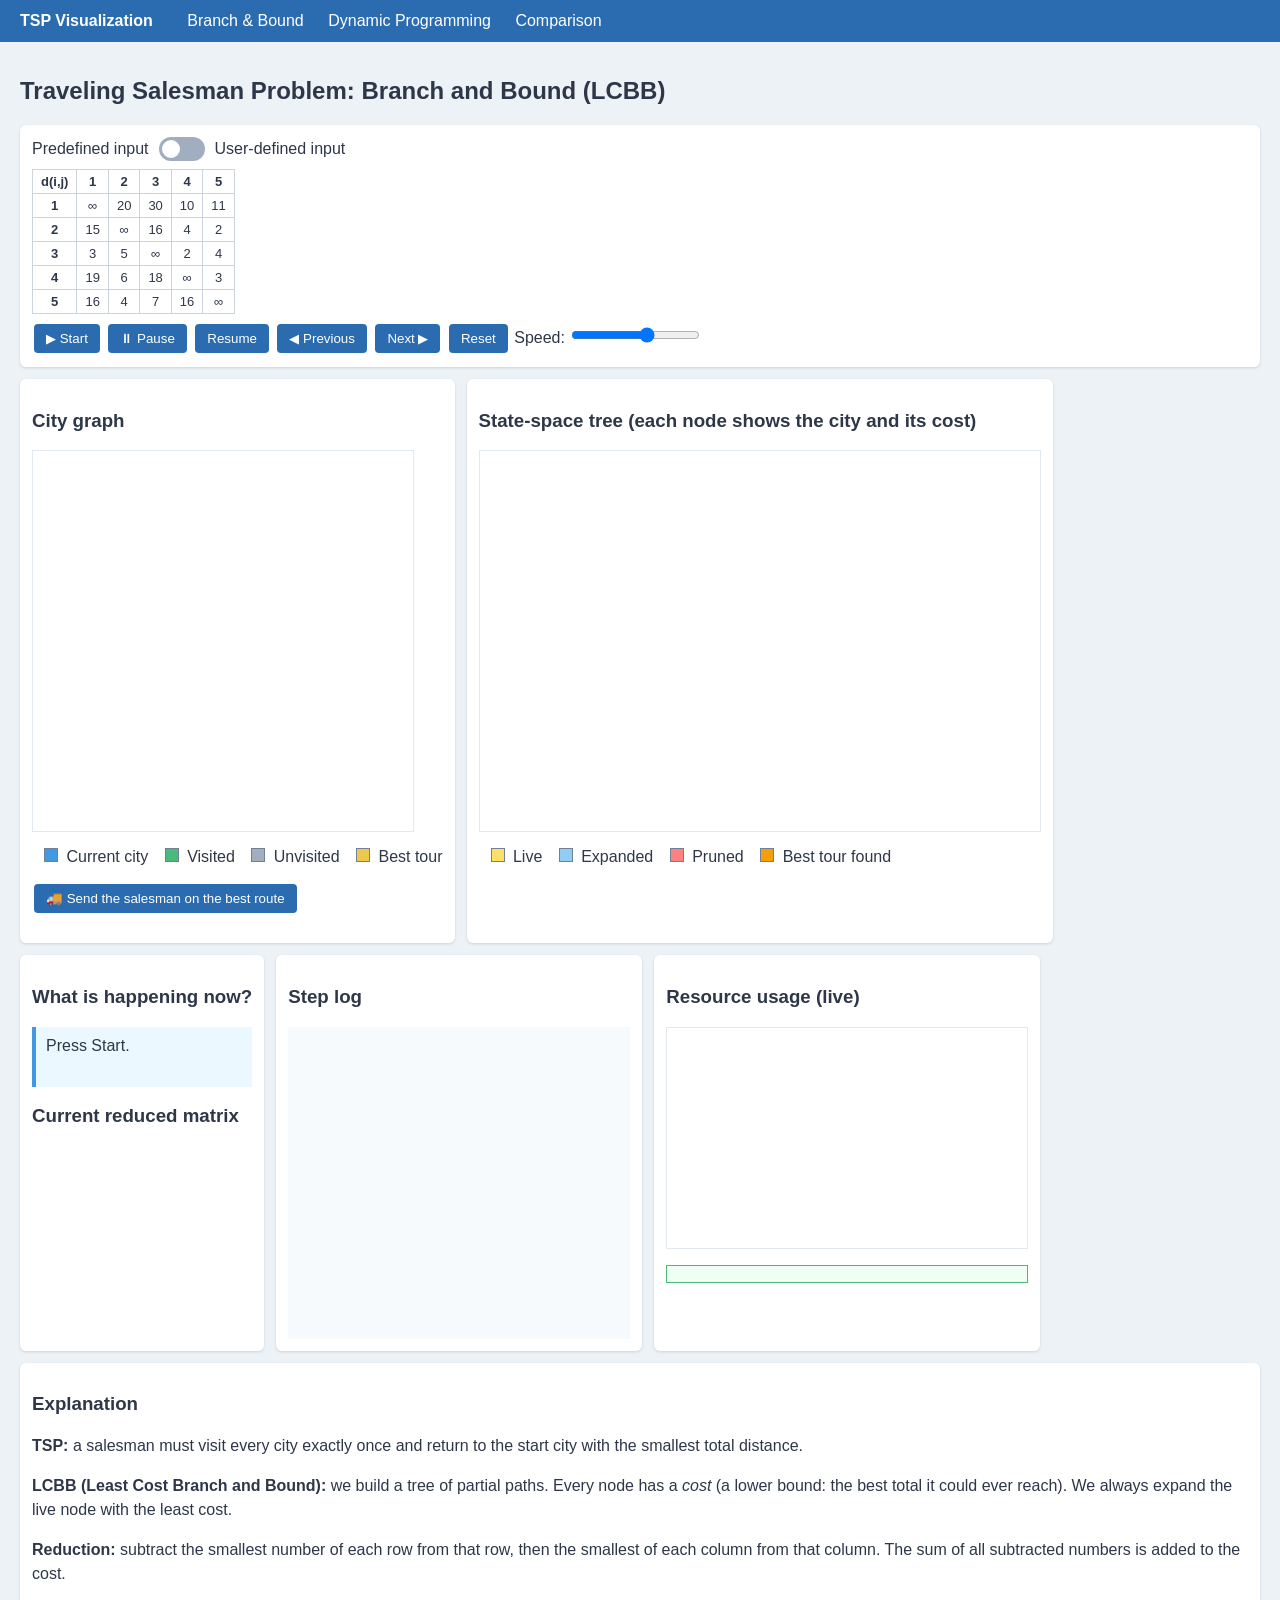
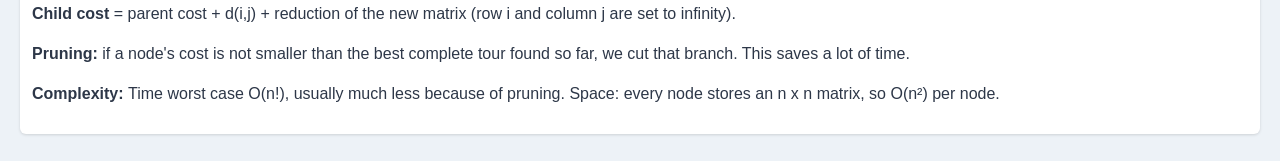
<file: index.html>
<html>
    <head>
        <meta charset="UTF-8">
        <meta name="viewport" content="width=device-width, initial-scale=1">
        
        <title> Branch and Bound TSP </title>

        <link rel="stylesheet" href="css/style.css">
    </head>

    <body>
        <div class="navbar">
            <b>TSP Visualization</b>
            
            <a href="index.html">Branch &amp; Bound</a>
            <a href="dp.html">Dynamic Programming</a>
            <a href="compare.html">Comparison</a>
        </div>
        
        <div class="page">
            <h2>Traveling Salesman Problem: Branch and Bound (LCBB)</h2>
        
            <div class="box">
                <label class="switch">
                    <span> Predefined input </span>
                    <input type="checkbox" id="modeSwitch" onchange="showMatrix()">
                    <span class="slider"></span>
                    <span> User-defined input </span>
                </label>
        
                <div id="cityRow" style="display:none"> Number of cities: <select id="cityCount" onchange="showMatrix()"></select></div>
                
                <div id="matrixBox"></div>
        
                <button onclick="startRun()">&#9654; Start </button>
                <button onclick="stopSteps()">&#9208; Pause </button>
                <button onclick="playSteps()"> Resume </button>
                <button onclick="prevStep()">&#9664; Previous </button>
                <button onclick="nextStep()"> Next &#9654;</button>
                <button onclick="resetSteps()"> Reset </button>
                
                Speed: <input type="range" id="speed" min="1" max="100" value="60" oninput="if(timer){playSteps()}">
                <b id="stepInfo"></b>
            </div>

            <div class="row">
                <div class="box">
                    <h3> City graph </h3>
                    
                    <canvas id="graphCanvas" width="380" height="380"></canvas>
            
                    <p class="legend">
                        <span style="background:#4299e1"></span> Current city
                        <span style="background:#48bb78"></span> Visited
                        <span style="background:#a0aec0"></span> Unvisited
                        <span style="background:#ecc94b"></span> Best tour
                    </p>
                        
                    <button onclick="sendSalesman()">&#128666; Send the salesman on the best route </button>
            
                    <p id="salesmanInfo"></p>
                </div>
        
                <div class="box">
                    <h3> State-space tree (each node shows the city and its cost) </h3>
            
                    <canvas id="treeCanvas" width="560" height="380"></canvas>
            
                    <p class="legend">
                        <span style="background:#ffe066"></span> Live
                        <span style="background:#90cdf4"></span> Expanded
                        <span style="background:#fc8181"></span> Pruned
                        <span style="background:#f59e0b"></span> Best tour found
                    </p>
                </div>
            </div>

            <div class="row">
                <div class="box">
                    <h3> What is happening now? </h3>
                
                    <p id="explain" class="explain"> Press Start. </p>
                    
                    <h3> Current reduced matrix </h3>
                
                    <div id="matrixView"></div>
                </div>

                <div class="box">
                    <h3> Step log </h3>

                    <div id="log" class="log"></div>
                </div>
            
                <div class="box">
                    <h3> Resource usage (live) </h3>
                
                    <canvas id="barCanvas" width="360" height="220"></canvas>
                
                    <p id="resources"></p>

                    <div id="result" class="result"></div>
                </div>
            </div>

            <div class="box text">
                <h3> Explanation </h3>

                <p><b> TSP: </b> a salesman must visit every city exactly once and return to the start city with the smallest total distance. </p>
                <p><b> LCBB (Least Cost Branch and Bound):</b> we build a tree of partial paths. Every node has a <i>cost</i> (a lower bound: the best total it could ever reach). We always expand the live node with the least cost. </p>
                <p><b> Reduction: </b> subtract the smallest number of each row from that row, then the smallest of each column from that column. The sum of all subtracted numbers is added to the cost. </p>
                <p><b> Child cost </b> = parent cost + d(i,j) + reduction of the new matrix (row i and column j are set to infinity). </p>
                <p><b> Pruning: </b> if a node's cost is not smaller than the best complete tour found so far, we cut that branch. This saves a lot of time. </p>
                <p><b> Complexity: </b> Time worst case O(n!), usually much less because of pruning. Space: every node stores an n x n matrix, so O(n&sup2;) per node. </p>
            </div>
        </div>

        <script src="js/common.js"></script>
        <script src="js/bb_algorithm.js"></script>
        <script src="js/branch_bound.js"></script>
    </body>
</html>
</file>
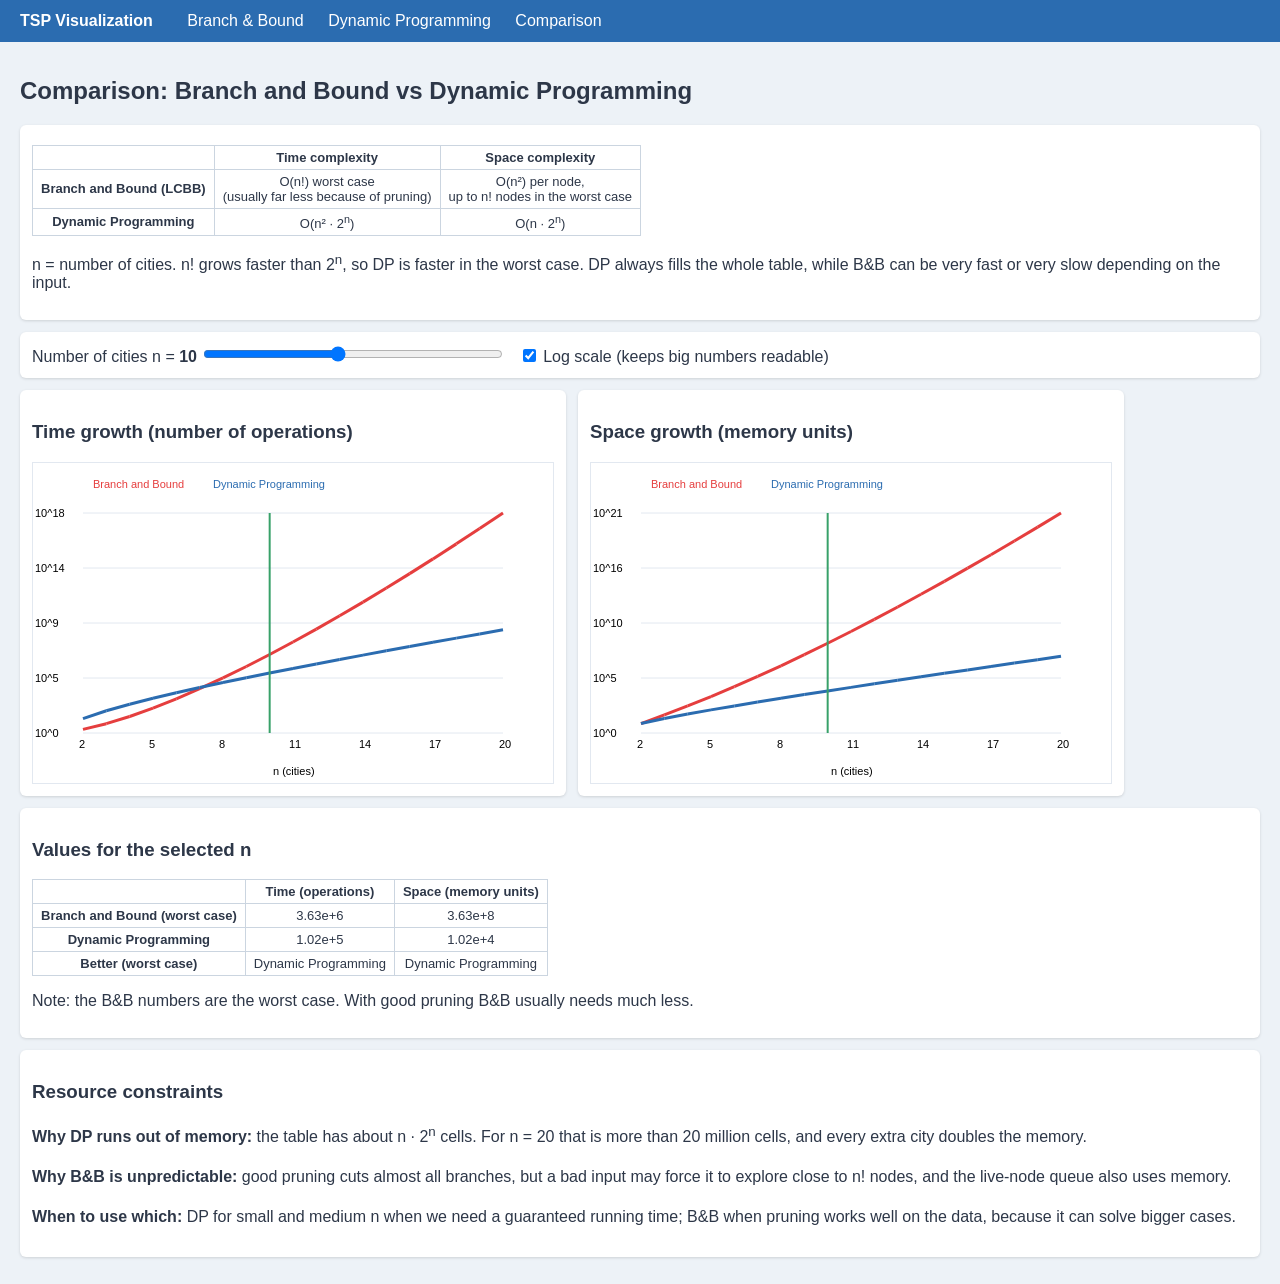
<file: compare.html>
<html>
    <head>
        <meta charset="UTF-8">
        <meta name="viewport" content="width=device-width, initial-scale=1">

        <title> Comparison </title>

        <link rel="stylesheet" href="css/style.css">
    </head>
    
    <body>
        <div class="navbar">
            <b> TSP Visualization </b>
            <a href="index.html"> Branch &amp; Bound </a>
            <a href="dp.html"> Dynamic Programming </a>
            <a href="compare.html"> Comparison </a>
        </div>

        <div class="page">
            <h2> Comparison: Branch and Bound vs Dynamic Programming </h2>

            <div class="box">
                <table class="matrix">
                    <tr>
                        <th></th>
                        <th> Time complexity </th>
                        <th> Space complexity </th>
                    </tr>
                    
                    <tr>
                        <th> Branch and Bound (LCBB) </th>
                        <td> O(n!) worst case<br>(usually far less because of pruning) </td>
                        <td> O(n&sup2;) per node,<br>up to n! nodes in the worst case </td>
                    </tr>

                    <tr>
                        <th> Dynamic Programming </th>
                        <td> O(n&sup2; &middot; 2<sup>n</sup>)</td><td>O(n &middot; 2<sup>n</sup>) </td>
                    </tr>
                </table>

                <p> n = number of cities. n! grows faster than 2<sup>n</sup>, so DP is faster in the worst case. DP always fills the whole table, while B&amp;B can be very fast or very slow depending on the input. </p>
            </div>

            <div class="box">
                Number of cities n = <b id="nValue"> 10 </b>

                <input type="range" id="nSlider" min="2" max="20" value="10" style="width:300px" oninput="update()">

                &nbsp; <label><input type="checkbox" id="logScale" checked onchange="update()"> Log scale (keeps big numbers readable) </label>
            </div>

            <div class="row">
                <div class="box">
                    <h3> Time growth (number of operations) </h3>
                    
                    <canvas id="timeCanvas" width="520" height="320"></canvas>
                </div>

                <div class="box">
                    <h3> Space growth (memory units) </h3>
                    
                    <canvas id="spaceCanvas" width="520" height="320"></canvas>
                </div>
            </div>

            <div class="box">
                <h3> Values for the selected n </h3>
                
                <div id="valueTable"></div>
            </div>

            <div class="box text">
                <h3> Resource constraints </h3>

                <p><b> Why DP runs out of memory:</b> the table has about n &middot; 2<sup>n</sup> cells. For n = 20 that is more than 20 million cells, and every extra city doubles the memory. </p>
                <p><b> Why B&amp;B is unpredictable:</b> good pruning cuts almost all branches, but a bad input may force it to explore close to n! nodes, and the live-node queue also uses memory. </p>
                <p><b> When to use which:</b> DP for small and medium n when we need a guaranteed running time; B&amp;B when pruning works well on the data, because it can solve bigger cases. </p>
            </div>
        </div>
        
        <script src="js/common.js"></script>
        <script src="js/compare.js"></script>
    </body>
    </html>
</file>
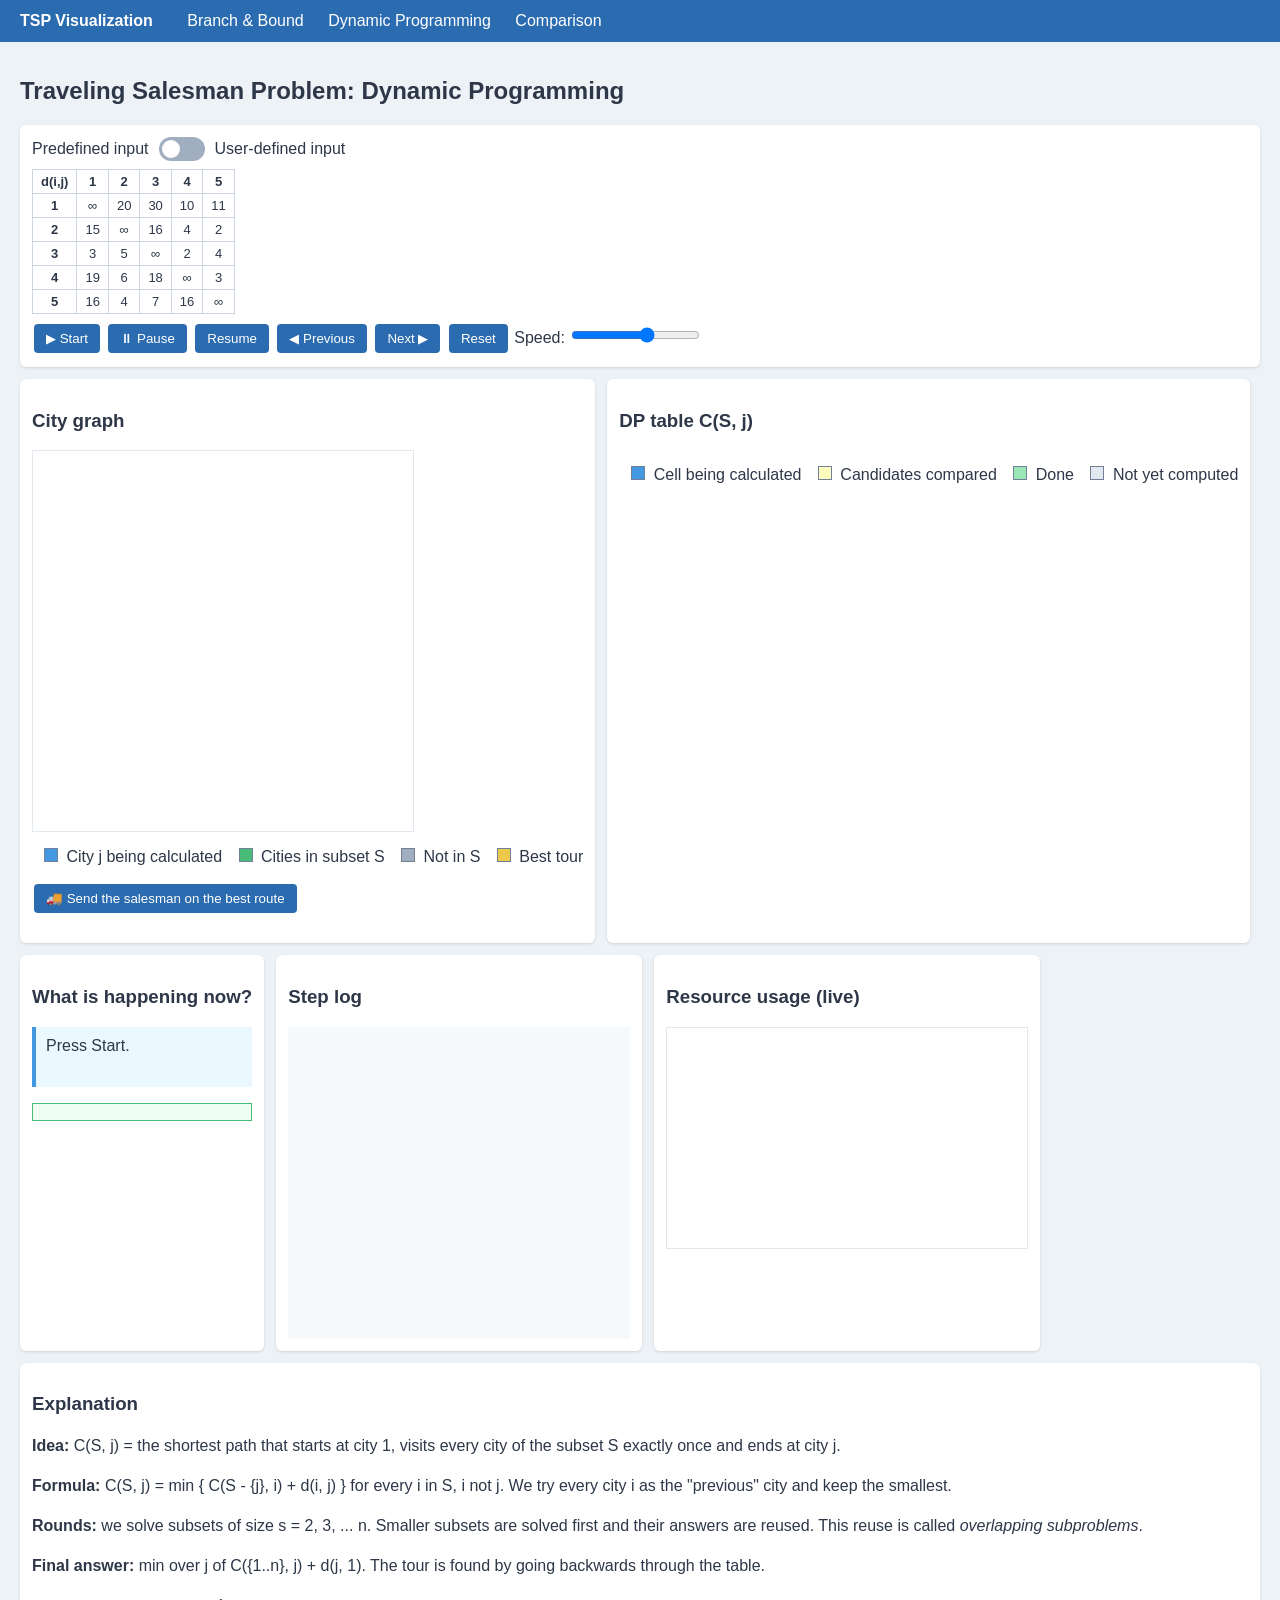
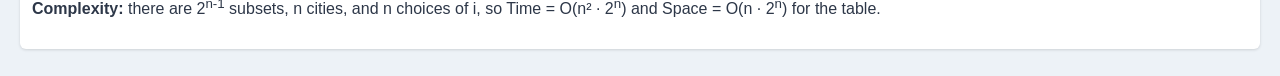
<file: dp.html>
<html>
    <head>
        <meta charset="UTF-8">
        <meta name="viewport" content="width=device-width, initial-scale=1">
    
        <title> Dynamic Programming TSP </title>
    
        <link rel="stylesheet" href="css/style.css">
    </head>

    <body>
        <div class="navbar">
            <b> TSP Visualization </b>
            <a href="index.html"> Branch &amp; Bound </a>
            <a href="dp.html"> Dynamic Programming </a>
            <a href="compare.html"> Comparison </a>
        </div>

        <div class="page">
            <h2>Traveling Salesman Problem: Dynamic Programming</h2>
        
            <div class="box">
                <label class="switch">
                    <span> Predefined input </span>
                    <input type="checkbox" id="modeSwitch" onchange="showMatrix()">
                    <span class="slider"></span>
                    <span> User-defined input </span>
                </label>

                <div id="cityRow" style="display:none"> Number of cities: <select id="cityCount" onchange="showMatrix()"></select></div>
        
                <div id="matrixBox"></div>
        
                <button onclick="startRun()">&#9654; Start </button>
                <button onclick="stopSteps()">&#9208; Pause </button>
                <button onclick="playSteps()"> Resume </button>
                <button onclick="prevStep()">&#9664; Previous </button>
                <button onclick="nextStep()"> Next &#9654;</button>
                <button onclick="resetSteps()"> Reset </button>
        
                Speed: <input type="range" id="speed" min="1" max="100" value="60" oninput="if  (timer) {
                                                                                                    playSteps()
                                                                                            }">
        
                <b id="stepInfo"></b>
            </div>

            <div class="row">
                <div class="box">
                    <h3> City graph </h3>
                    
                    <canvas id="graphCanvas" width="380" height="380"></canvas>

                    <p class="legend">
                        <span style="background:#4299e1"></span> City j being calculated
                        <span style="background:#48bb78"></span> Cities in subset S
                        <span style="background:#a0aec0"></span> Not in S
                        <span style="background:#ecc94b"></span> Best tour
                    </p>
                    
                    <button onclick="sendSalesman()">&#128666; Send the salesman on the best route </button>
                    
                    <p id="salesmanInfo"></p>
                </div>

                <div class="box">
                    <h3> DP table C(S, j) &nbsp; <span id="round"></span></h3>
                
                    <div class="tablebox" id="tableBox"></div>
                
                    <p class="legend">
                        <span style="background:#4299e1"></span> Cell being calculated
                        <span style="background:#fefcbf"></span> Candidates compared
                        <span style="background:#9ae6b4"></span> Done
                        <span style="background:#e2e8f0"></span> Not yet computed
                    </p>
                </div>
            </div>

            <div class="row">
                <div class="box">
                    <h3> What is happening now? </h3>
                    
                    <p id="explain" class="explain"> Press Start. </p>
                    
                    <div id="result" class="result"></div>
                </div>

                <div class="box">
                    <h3> Step log </h3>
                    
                    <div id="log" class="log"></div>
                </div>

                <div class="box">
                    <h3> Resource usage (live) </h3>
                    
                    <canvas id="barCanvas" width="360" height="220"></canvas>
                    
                    <p id="resources"></p>
                </div>
            </div>

            <div class="box text">
                <h3> Explanation </h3>
                
                <p><b> Idea: </b> C(S, j) = the shortest path that starts at city 1, visits every city of the subset S exactly once and ends at city j. </p>
                <p><b> Formula: </b> C(S, j) = min { C(S - {j}, i) + d(i, j) } for every i in S, i not j. We try every city i as the "previous" city and keep the smallest. </p>
                <p><b> Rounds: </b> we solve subsets of size s = 2, 3, ... n. Smaller subsets are solved first and their answers are reused. This reuse is called <i>overlapping subproblems</i>. </p>
                <p><b> Final answer: </b> min over j of C({1..n}, j) + d(j, 1). The tour is found by going backwards through the table. </p>
                <p><b> Complexity: </b> there are 2<sup>n-1</sup> subsets, n cities, and n choices of i, so Time = O(n&sup2; &middot; 2<sup>n</sup>) and Space = O(n &middot; 2<sup>n</sup>) for the table. </p>
            </div>
        </div>
        
        <script src="js/common.js"></script>
        <script src="js/dp_algorithm.js"></script>
        <script src="js/dp.js"></script>
    </body>
</html>
</file>
<file: css/style.css>
body { font-family: Arial, sans-serif; margin: 0; background: #edf2f7; color: #2d3748; }
.navbar { background: #2b6cb0; padding: 12px 20px; }
.navbar b { color: white; margin-right: 30px; }
.navbar a { color: white; margin-right: 20px; text-decoration: none; }
.navbar a:hover { text-decoration: underline; }
.page { padding: 15px 20px; }
.row { display: flex; flex-wrap: wrap; gap: 12px; }
.box { background: white; border-radius: 6px; padding: 12px; margin-bottom: 12px; box-shadow: 0 1px 3px #0002; }
.text p { line-height: 1.5; }
button { background: #2b6cb0; color: white; border: 0; padding: 7px 12px; border-radius: 4px; cursor: pointer; margin: 2px; }
button:hover { background: #2c5282; }
canvas { border: 1px solid #e2e8f0; max-width: 100%; }
table.matrix, table.dp { border-collapse: collapse; margin: 8px 0; }
.matrix td, .matrix th, .dp td, .dp th { border: 1px solid #cbd5e0; padding: 4px 8px; text-align: center; font-size: 13px; }
.matrix input { width: 45px; }
.dp td { background: #e2e8f0; min-width: 40px; }
.dp td.done { background: #9ae6b4; }
.dp td.cand { background: #fefcbf; }
.dp td.now { background: #4299e1; color: white; font-weight: bold; }
.dp td.na { background: #f7fafc; color: #a0aec0; }
.tablebox { max-height: 340px; overflow: auto; position: relative; max-width: 560px; }
.explain { background: #ebf8ff; padding: 10px; border-left: 4px solid #4299e1; min-height: 40px; }
.log { height: 300px; width: 330px; overflow: auto; font-size: 12px; background: #f7fafc; padding: 6px; }
.log p { margin: 0 0 5px 0; border-bottom: 1px solid #e2e8f0; }
.result { background: #f0fff4; border: 1px solid #48bb78; padding: 8px; margin-top: 8px; }
.legend span { display: inline-block; width: 12px; height: 12px; margin: 0 4px 0 12px; border: 1px solid #718096; }
.switch { display: flex; align-items: center; gap: 10px; margin-bottom: 8px; }
.switch input { display: none; }
.slider { width: 46px; height: 24px; background: #a0aec0; border-radius: 12px; position: relative; cursor: pointer; }
.slider::before { content: ""; position: absolute; width: 18px; height: 18px; left: 3px; top: 3px; background: white; border-radius: 50%; }
.switch input:checked + .slider { background: #2b6cb0; }
.switch input:checked + .slider::before { left: 25px; }
</file>
